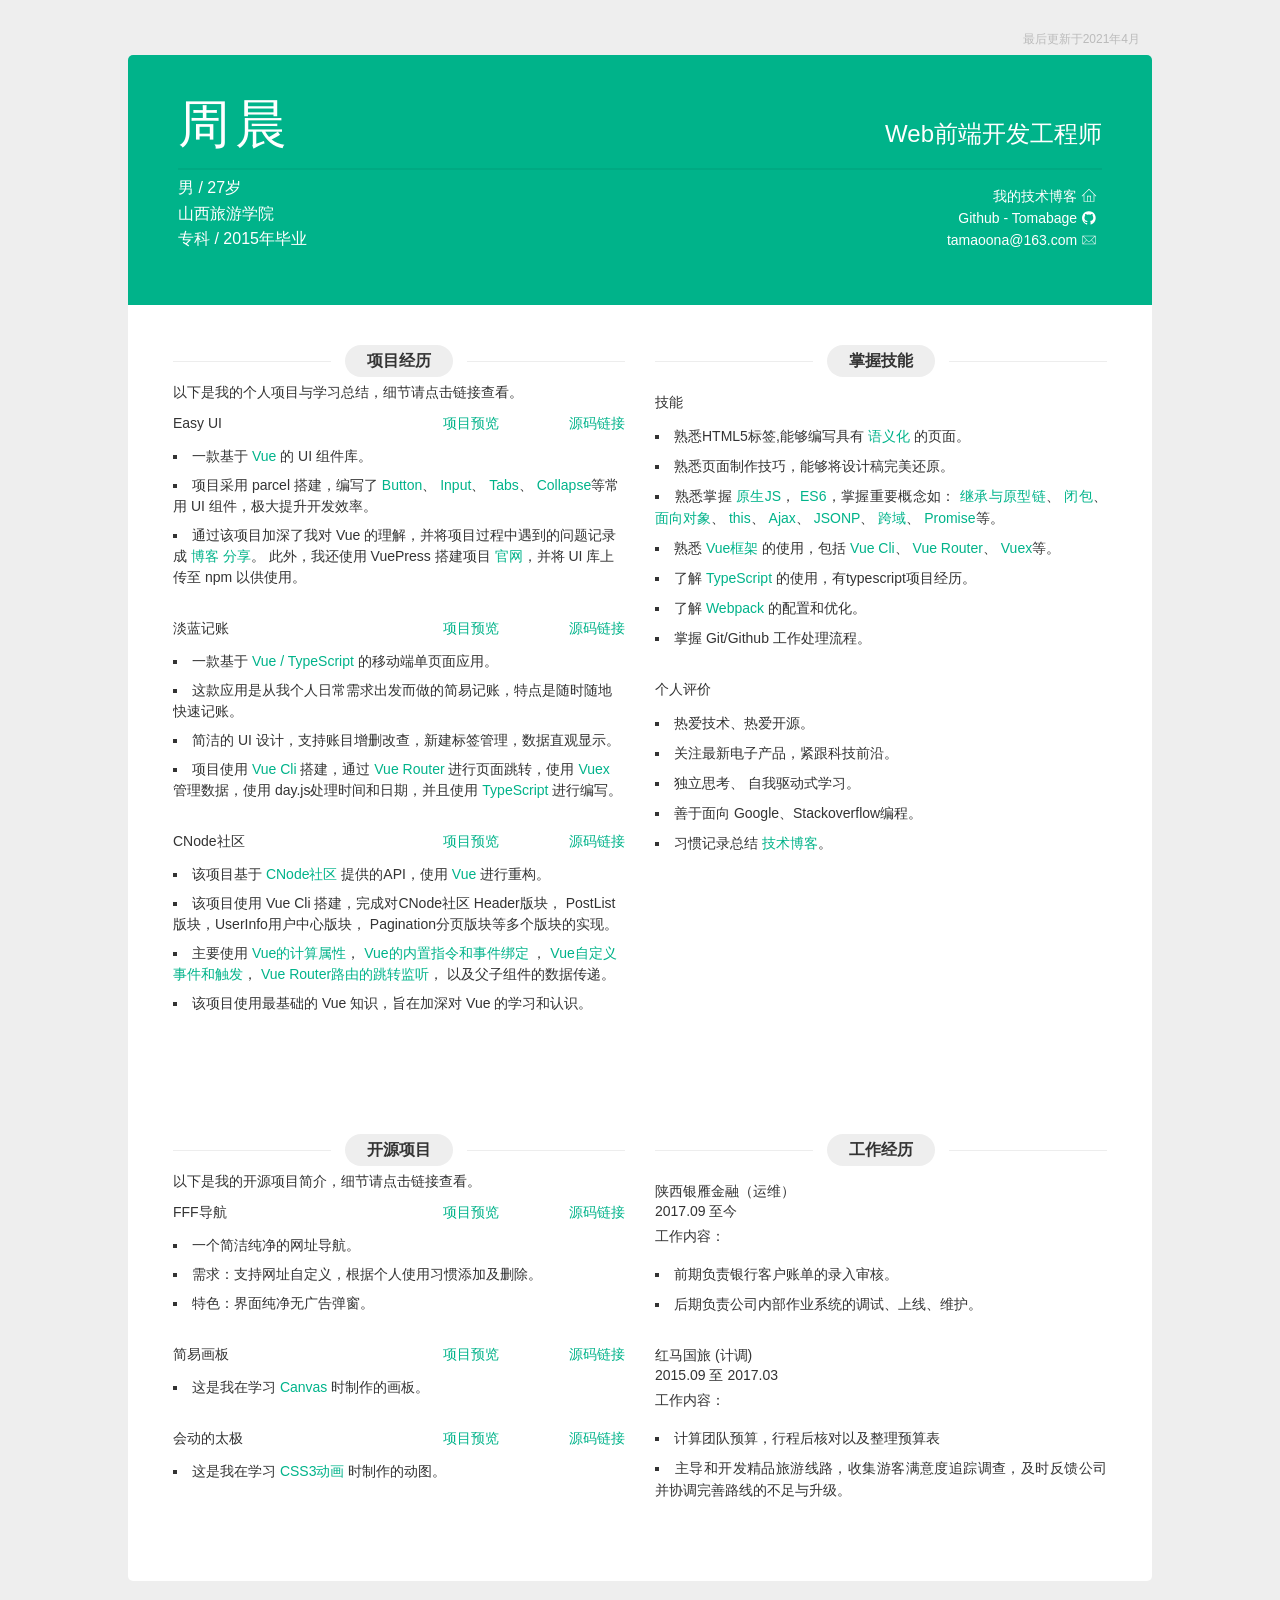
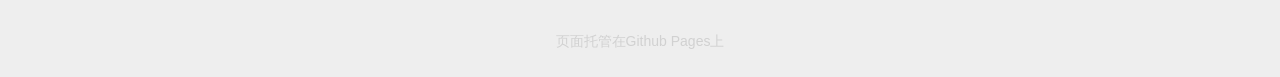
<file: docs/index.html>
<!DOCTYPE html>
<html>
<head>
  <meta charset="utf-8">
  <meta http-equiv="X-UA-Compatible" content="IE=edge">
  <meta name="viewport" content="width=device-width, initial-scale=1">
  <title>简历 | 周晨</title>
  <style
    rel="stylesheet">a, abbr, acronym, address, applet, article, aside, audio, b, big, blockquote, body, canvas, caption, center, cite, code, dd, del, details, dfn, div, dl, dt, em, embed, fieldset, figcaption, figure, footer, form, h1, h2, h3, h4, h5, h6, header, hgroup, html, i, iframe, img, ins, kbd, label, legend, li, mark, menu, nav, object, ol, output, p, pre, q, ruby, s, samp, section, small, span, strike, strong, sub, summary, sup, table, tbody, td, tfoot, th, thead, time, tr, tt, u, ul, var, video {
    margin: 0;
    padding: 0;
    border: 0;
    font: inherit;
    font-size: 100%;
    vertical-align: baseline
  }

  html {
    line-height: 1
  }

  ol, ul {
    list-style: none
  }

  table {
    border-collapse: collapse;
    border-spacing: 0
  }

  caption, td, th {
    text-align: left;
    font-weight: 400;
    vertical-align: middle
  }

  blockquote, q {
    quotes: none
  }

  blockquote:after, blockquote:before, q:after, q:before {
    content: "";
    content: none
  }

  a img {
    border: none
  }


  {
    display: block
  }
  * {
    -webkit-box-sizing: border-box;
    -moz-box-sizing: border-box;
    box-sizing: border-box;
    user-select: none
  }

  body {
    color: #333;
    font-size: 14px;
    line-height: 1.5;
    font-family: Helvetica Neue, Helvetica, Arial, Microsoft YaHei, sans-serif;
    -webkit-font-smoothing: antialiased;
    -webkit-text-size-adjust: none;
    background-color: #eee;
    overflow: auto;
    padding-top: 5px
  }

  @media screen and (max-width: 1024px) {
    body {
      padding-top: 0
    }
  }

  a {
    text-decoration: none;
    color: #00b38a;
    -webkit-transition: all .2s ease-in-out;
    -moz-transition: all .2s ease-in-out;
    -o-transition: all .2s ease-in-out;
    transition: all .2s ease-in-out
  }

  .last-modified {
    position: absolute;
    top: 30px;
    left: 50%;
    width: 1000px;
    color: #bbb;
    margin-left: -500px;
    font-size: 12px;
    text-align: right
  }

  @media screen and (max-width: 1024px) {
    .last-modified {
      display: none
    }
  }

  @media print {
    .last-modified {
      display: none
    }
  }

  .download-pdf {
    position: absolute;
    top: 30px;
    left: 50%;
    color: #bbb;
    margin-left: -500px;
    font-size: 12px;
    text-align: right
  }

  @media screen and (max-width: 1024px) {
    .download-pdf {
      display: none
    }
  }

  @media print {
    .download-pdf {
      display: none
    }
  }

  .content {
    position: relative;
    width: 1024px;
    margin: 50px auto;
    -webkit-border-radius: 5px;
    -moz-border-radius: 5px;
    -ms-border-radius: 5px;
    -o-border-radius: 5px;
    border-radius: 5px;
    background-color: #fff;
    overflow: hidden
  }

  @media screen and (max-width: 1024px) {
    .content {
      width: 100%;
      margin: 0;
      -webkit-border-radius: 0;
      -moz-border-radius: 0;
      -ms-border-radius: 0;
      -o-border-radius: 0;
      border-radius: 0
    }
  }

  .content-hd {
    width: 100%;
    padding: 30px 50px;
    color: #fff;
    background-color: #00b38a;
    overflow: hidden
  }

  @media screen and (max-width: 720px) {
    .content-hd {
      padding: 25px 30px
    }
  }

  @media print {
    .content-hd {
      color: #000;
      background-color: #fff
    }
  }

  .content-hd .title {
    width: 100%;
    border-bottom: 2px solid #00a982;
    font-size: 52px;
    font-weight: 300;
    overflow: hidden;
    padding-bottom: 5px;
    margin-bottom: 5px
  }

  .content-hd .contact, .content-hd .info, .content-hd .job, .content-hd .name {
    width: 50%
  }

  @media screen and (max-width: 720px) {
    .content-hd .contact, .content-hd .info, .content-hd .job, .content-hd .name {
      width: 100%;
      text-align: center
    }
  }

  .content-hd .name {
    float: left
  }

  .content-hd .name h1 {
    font-family: Lucida Grande, Hiragino Sans GB, Hiragino Sans GB W3, Helvetica Neue, Helvetica, Arial, Microsoft YaHei, sans-serif;
    font-weight: 500;
    letter-spacing: 5px
  }

  @media screen and (max-width: 720px) {
    .content-hd .name h1 {
      letter-spacing: 0;
      line-height: 1.25;
      margin-top: 10px
    }
  }

  .content-hd .name h1 small {
    font-weight: 400;
    letter-spacing: 0;
    font-size: 24px;
    padding-left: 10px
  }

  @media screen and (max-width: 720px) {
    .content-hd .name h1 small {
      display: block;
      padding-left: 0;
      font-size: 20px;
      line-height: 1
    }
  }

  .content-hd .job {
    float: right;
    text-align: right
  }

  @media screen and (max-width: 720px) {
    .content-hd .job {
      text-align: center
    }
  }

  .content-hd .job h2 {
    display: inline-block;
    font-size: 24px
  }

  @media screen and (max-width: 720px) {
    .content-hd .job h2 {
      border-top: 1px solid #00a982;
      margin: 5px auto 0;
      padding: 10px
    }
  }

  .content-hd .info {
    float: left;
    line-height: 1.6;
    font-size: 16px
  }

  .content-hd .contact {
    float: right;
    line-height: 1.6;
    font-size: 16px;
    text-align: right;
    padding-right: 5px
  }

  .content-hd .contact ul {
    margin: 8px 0 4px
  }

  @media screen and (max-width: 720px) {
    .content-hd .contact ul {
      text-align: center;
      margin: 16px 0 0
    }
  }

  .content-hd .contact ul > li {
    height: 22px
  }

  @media screen and (max-width: 720px) {
    .content-hd .contact ul > li {
      display: inline-block
    }
  }

  .content-hd .contact ul > li > a {
    color: #fff;
    font-family: Lucida Grande, Hiragino Sans GB, Hiragino Sans GB W3, Helvetica Neue, Helvetica, Arial, Microsoft YaHei, sans-serif;
    font-size: 14px;
    line-height: 22px
  }

  @media print {
    .content-hd .contact ul > li > a {
      color: #000
    }
  }

  .content-hd .contact ul > li > a:hover {
    color: #e8e8e8
  }

  @media screen and (max-width: 720px) {
    .content-hd .contact ul > li > a .contact-link {
      display: none
    }
  }

  .content-hd .contact ul > li > a .iconfont {
    fill: #fff;
    vertical-align: text-top
  }

  @media screen and (max-width: 720px) {
    .content-hd .contact ul > li > a .iconfont {
      margin: 5px 8px
    }
  }

  .content-bd {
    width: 100%;
    min-height: 200px;
    padding: 20px 30px 50px;
    overflow: hidden
  }

  @media screen and (max-width: 720px) {
    .content-bd {
      padding: 20px 20px 50px
    }
  }

  .content-bd .content-left, .content-bd .content-right {
    width: 50%
  }

  @media screen and (max-width: 1024px) {
    .content-bd .content-left, .content-bd .content-right {
      width: 100%
    }
  }

  .content-bd .content-left {
    float: left
  }

  .content-bd .content-right {
    float: right
  }

  .content-bd section {
    overflow: hidden;
    padding: 10px 15px
  }

  .content-bd .section-hd {
    position: relative;
    height: 32px;
    margin: 10px auto 5px;
    overflow: hidden
  }

  .content-bd .section-bd {
    overflow: hidden
  }

  .content-bd .section-bd ul li {
    margin-top: 8px;
    list-style: square inside
  }

  .content-bd .section-bd .item {
    margin-bottom: 20px
  }

  .content-bd .section-title-l, .content-bd .section-title-r {
    position: absolute;
    top: 50%;
    display: inline-block;
    width: 35%;
    height: 0;
    vertical-align: middle;
    border-top: 1px solid #ededed
  }

  .content-bd .section-title-l {
    left: 0
  }

  .content-bd .section-title-r {
    right: 0
  }

  .content-bd .section-title {
    position: relative;
    z-index: 1;
    width: 24%;
    min-width: 100px;
    margin: 0 auto;
    padding: 4px 10px;
    -webkit-border-radius: 32px;
    -moz-border-radius: 32px;
    -ms-border-radius: 32px;
    -o-border-radius: 32px;
    border-radius: 32px;
    font-size: 16px;
    font-weight: 700;
    text-align: center;
    background-color: #eee
  }

  .content-bd .section-list {
    padding: 10px 0 5px
  }

  .content-bd .item-hd {
    position: relative;
    padding: 10px 0 5px;
    line-height: 20px;
    overflow: hidden;
    font-weight: 500;
    min-height: 30px
  }

  .content-bd .item-hd .item-time {
    display: inline-block;
    float: left;
    width: 25%
  }

  @media screen and (max-width: 720px) {
    .content-bd .item-hd .item-time {
      width: 100%;
      margin-bottom: 5px
    }
  }

  .content-bd .item-hd .preview {
    display: inline-block;
    height: 24px;
    position: absolute;
    right: 126px;
    top: 10px
  }

  .content-bd .item-hd .item-more {
    position: absolute;
    top: 10px;
    right: 0
  }

  .content-bd .item-hd .item-name {
    float: left
  }

  .content-bd .item-bd {
    margin-bottom: 5px
  }

  .content-bd .item-des {
    margin-bottom: 16px
  }

  .content-bd .section-content {
    text-align: justify;
    word-break: break-all;
    line-height: 22px
  }

  .content-bd .section-content em {
    display: inline-block;
    font-family: Menlo, Helvetica Neue, Helvetica, Arial, Microsoft YaHei, sans-serif;
    font-size: 12px;
    line-height: 14px;
    border: 1px solid #d1d1d1;
    -webkit-border-radius: 3px;
    -moz-border-radius: 3px;
    -ms-border-radius: 3px;
    -o-border-radius: 3px;
    border-radius: 3px;
    margin: 2px;
    padding: 0 3px;
    background-color: #f7f7f7
  }

  .content-bd .section-content strong {
    font-family: Helvetica Neue, Helvetica, Arial, Microsoft YaHei, sans-serif;
    font-size: 12px;
    line-height: 14px;
    border: 1px solid #f3f3f3;
    -webkit-border-radius: 3px;
    -moz-border-radius: 3px;
    -ms-border-radius: 3px;
    -o-border-radius: 3px;
    border-radius: 3px;
    font-weight: 500;
    color: #444;
    margin: 2px;
    padding: 0 3px;
    background-color: #f6f6f6
  }

  .content-bd .practice .item-time {
    width: 100%
  }

  .btn {
    display: inline-block;
    padding: 0 5px;
    border: 1px solid #00b38a;
    border-radius: 3px;
    color: #00b38a;
    font-family: Menlo, Helvetica Neue, Helvetica, Arial, Microsoft YaHei, sans-serif;
    font-size: 14px;
    line-height: 18px;
    text-align: center
  }

  .btn:hover {
    color: #fff;
    background-color: #00b38a
  }

  .github-footer {
    text-align: center
  }

  .github-footer .footer-link {
    display: inline-block;
    color: #d1d1d1;
    margin-bottom: 25px
  }

  @media screen and (max-width: 1024px) {
    .github-footer .footer-link {
      margin-top: 25px
    }
  }

  @media print {
    .github-footer {
      display: none
    }
  }

  .skill {
    width: 100%;
    padding: 0 !important
  }

  .source-code {
    display: inline-block;
    height: 24px;
    position: absolute;
    right: 0;
    top: 10px
  }

  .source-code svg {
    width: 100%;
    height: 100%
  }</style>
  <base target="_blank">
</head>
<body>
<p class="last-modified">最后更新于2021年4月</p>


<main class="content">

  <!--基本信息-->
  <header class="content-hd">
    <section class="title">
      <div class="name">
        <h1>周晨</h1>
      </div>
      <div class="job">
        <h2>Web前端开发工程师</h2>
      </div>
    </section>
    <section class="info">
      <ul>
        <li>男 / 27岁</li>
        <li>山西旅游学院</li>
        <li>专科 / 2015年毕业</li>
      </ul>
    </section>
    <section class="contact">
      <ul>
        <li>
          <a href="https://www.yuque.com/doyouknowwhattimeitis">
            <span class="contact-link">我的技术博客</span>
            <span class="iconfont">
              <svg width="16px" height="16px" viewBox="0 0 1024 1024">
              <path
                d="M512 42.581333l-469.333333 469.333333 31.146667 31.146667L170.666667 446.250667l0 438.186667 682.666667 0L853.333333 446.208l96.853333 96.896 31.146667-31.146667L512 42.581333zM426.666667 841.770667l0-298.666667 170.666667 0 0 298.666667L426.666667 841.770667zM810.666667 841.770667l-170.666667 0 0-341.333333L384 500.437333l0 341.333333L213.333333 841.770667 213.333333 403.584l298.666667-298.666667 298.666667 298.666667L810.666667 841.770667z"></path>
              </svg>
            </span>
          </a>
        </li>
        <li>
          <a href="https://github.com/Tomabage">
            <span class="contact-link">Github - Tomabage</span>
            <span class="iconfont">
              <svg width="16px" height="16px" viewBox="0 0 1024 1024">
                <path
                  d="M941.714 512q0 143.433-83.712 258.011t-216.283 158.574q-15.433 2.853-22.565-3.986t-7.131-17.152v-120.576q0-55.442-29.696-81.152 32.585-3.438 58.587-10.277t53.723-22.272 46.299-37.998 30.281-60.014 11.703-86.016q0-69.157-45.129-117.723 21.138-52.005-4.571-116.553-16.018-5.157-46.299 6.29t-52.553 25.161l-21.723 13.714q-53.138-14.848-109.714-14.848t-109.714 14.848q-9.143-6.29-24.283-15.433t-47.726-22.016-49.152-7.717q-25.161 64.585-3.986 116.553-45.129 48.567-45.129 117.723 0 48.567 11.703 85.723t29.989 60.014 46.007 38.29 53.723 22.272 58.587 10.277q-22.857 20.553-28.014 58.843-11.995 5.705-25.71 8.558t-32.585 2.853-37.413-12.288-31.707-35.73q-10.862-18.286-27.721-29.696t-28.27-13.714l-11.447-1.719q-11.995 0-16.567 2.56t-2.853 6.583 5.157 8.009 7.424 6.839l3.986 2.853q12.581 5.705 24.869 21.723t17.993 29.147l5.705 13.129q7.424 21.723 25.161 35.145t38.29 17.152 39.717 3.986 31.707-2.011l13.129-2.304q0 21.723 0.293 50.871t0.293 30.866q0 10.277-7.424 17.152t-22.857 3.986q-132.571-43.995-216.283-158.574t-83.712-258.011q0-119.442 58.843-220.27t159.707-159.707 220.27-58.843 220.27 58.843 159.707 159.707 58.843 220.27z"></path>
              </svg>
            </span>
          </a>
        </li>
        <li>
          <a href="mailto:tamaoona@163.com">
            <span class="contact-link">tamaoona@163.com</span>
            <span class="iconfont">
              <svg width="16px" height="16px" viewBox="0 0 1024 1024">
                <path
                  d="M903.808 239.04l-818.304 0 0 545.92 852.992 0 0-545.92-34.688 0zM869.664 273.152l-329.536 329.536c-15.04 15.04-41.248 15.04-56.288 0l-329.6-329.536 715.392 0zM119.616 286.752l221.536 221.504-221.536 221.536 0-443.072zM146.848 750.848l218.464-218.432 94.432 94.4c13.952 13.952 32.512 21.664 52.256 21.664s38.304-7.712 52.256-21.664l94.432-94.432 218.432 218.432-730.304 0zM904.384 729.824l-221.536-221.568 221.536-221.568 0 443.136z"></path>
              </svg>
            </span>
          </a>
        </li>
        <li>

        </li>
      </ul>
    </section>
  </header>

  <div class="content-bd">

    <div class="content-right">
      <section class="practice">
        <header class="section-hd">
          <span class="section-title-l"></span>
          <h2 class="section-title">掌握技能</h2>
          <span class="section-title-r"></span>
        </header>
        <div class="section-bd">

          <!--掌握技能-->
          <div class="item">
            <header class="item-hd">
              <h3 class="item-name">技能</h3>
            </header>
            <div class="item-bd">
              <ul class="section-content">
                <li>熟悉HTML5标签,能够编写具有
                  <a
                    href="https://developer.mozilla.org/zh-CN/docs/Glossary/Semantics#html_%E4%B8%AD%E7%9A%84%E8%AF%AD%E4%B9%89">语义化</a>
                  的页面。
                </li>
                <li>熟悉页面制作技巧，能够将设计稿完美还原。</li>
                <li>熟悉掌握
                  <a href="https://developer.mozilla.org/zh-CN/docs/Web/JavaScript">原生JS</a>，
                  <a href="https://es6.ruanyifeng.com/">ES6</a>，掌握重要概念如：
                  <a href="https://developer.mozilla.org/zh-CN/docs/Web/JavaScript/Inheritance_and_the_prototype_chain">继承与原型链</a>、
                  <a href="https://developer.mozilla.org/zh-CN/docs/Web/JavaScript/Closures">闭包</a>、
                  <a href="https://developer.mozilla.org/zh-CN/docs/conflicting/Learn/JavaScript/Objects">面向对象</a>、
                  <a href="https://developer.mozilla.org/zh-CN/docs/Web/JavaScript/Reference/Operators/this">this</a>、
                  <a href="https://developer.mozilla.org/zh-CN/docs/Web/Guide/AJAX">Ajax</a>、
                  <a
                    href="https://developer.mozilla.org/zh-CN/docs/Web/JavaScript/Reference/Global_Objects/JSON">JSONP</a>、
                  <a href="https://developer.mozilla.org/zh-CN/docs/Web/HTTP/CORS">跨域</a>、
                  <a href="https://developer.mozilla.org/zh-CN/docs/Web/JavaScript/Reference/Global_Objects/Promise">Promise</a>等。
                </li>
                <li>熟悉
                  <a href="https://cn.vuejs.org/v2/guide/">Vue框架</a> 的使用，包括
                  <a href="https://cli.vuejs.org/zh/">Vue Cli</a>、
                  <a href="https://router.vuejs.org/zh/">Vue Router</a>、
                  <a href="https://vuex.vuejs.org/zh/">Vuex</a>等。
                </li>
                <li>
                  了解 <a href="https://www.typescriptlang.org/zh/">TypeScript</a> 的使用，有typescript项目经历。
                </li>
                <li>
                  了解 <a href="https://webpack.docschina.org/">Webpack</a> 的配置和优化。
                </li>
                <li>掌握 Git/Github 工作处理流程。</li>
              </ul>
            </div>
          </div>
          <div class="item">
            <header class="item-hd">
              <h3 class="item-name">个人评价</h3>
            </header>
            <div class="item-bd">
              <ul class="section-content">
                <li>热爱技术、热爱开源。</li>
                <li>关注最新电子产品，紧跟科技前沿。</li>
                <li>独立思考、 自我驱动式学习。</li>
                <li>善于面向 Google、Stackoverflow编程。</li>
                <li>习惯记录总结
                  <a href="https://www.yuque.com/doyouknowwhattimeitis">技术博客</a>。
                </li>
              </ul>
            </div>
          </div>
        </div>
      </section>
    </div>

    <div class="content-left">
      <section class="project">
        <header class="section-hd">
          <span class="section-title-l"></span>
          <h2 class="section-title">项目经历</h2>
          <span class="section-title-r"></span>
        </header>
        <div class="section-bd">
          以下是我的个人项目与学习总结，细节请点击链接查看。

          <!--项目:Easy UI-->
          <div class="item">
            <header class="item-hd">
              <span class="item-time">Easy UI</span>
              <a class="preview" href="https://tomabage.github.io/easy/">项目预览</a>
              <a class="source-code" href="https://github.com/Tomabage/easy">源码链接</a>
            </header>
            <div class="item-bd">
              <ul>
                <li>
                  一款基于 <a href="https://cn.vuejs.org/">Vue</a> 的 UI 组件库。
                </li>
                <li>
                  项目采用 parcel 搭建，编写了
                  <a href="https://tomabage.github.io/easy/components/button.html">Button</a>、
                  <a href="https://tomabage.github.io/easy/components/input.html">Input</a>、
                  <a href="https://tomabage.github.io/easy/components/tabs.html">Tabs</a>、
                  <a href="https://tomabage.github.io/easy/components/collapse.html">Collapse</a>等常用 UI 组件，极大提升开发效率。
                </li>
                <li>
                  通过该项目加深了我对 Vue 的理解，并将项目过程中遇到的问题记录成
                  <a href="https://www.yuque.com/doyouknowwhattimeitis/kxwygo">博客</a>
                  <a href="https://www.yuque.com/doyouknowwhattimeitis/oasddl">分享</a>。
                  此外，我还使用 VuePress 搭建项目
                  <a class="preview" href="https://tomabage.github.io/easy/">官网</a>，并将 UI 库上传至 npm 以供使用。
                </li>
              </ul>
            </div>
          </div>

          <!--项目:淡蓝记账-->
          <div class="item">
            <header class="item-hd">
              <span class="item-time">淡蓝记账</span>
              <a class="preview" href="https://tomabage.github.io/danlan-website/">项目预览</a>
              <a class="source-code" href="https://github.com/Tomabage/danlan">源码链接</a>
            </header>
            <div class="item-bd">
              <ul>
                <li>
                  一款基于 <a href="https://cn.vuejs.org/">Vue /</a>

                  <a href="https://www.typescriptlang.org/">TypeScript</a> 的移动端单页面应用。
                </li>
                <li>这款应用是从我个人日常需求出发而做的简易记账，特点是随时随地快速记账。</li>
                <li>简洁的 UI 设计，支持账目增删改查，新建标签管理，数据直观显示。</li>
                <li>
                  项目使用
                  <a href="https://cli.vuejs.org/zh/">Vue Cli</a> 搭建，通过
                  <a href="https://router.vuejs.org/zh/">Vue Router</a> 进行页面跳转，使用
                  <a href="https://vuex.vuejs.org/zh/">Vuex</a> 管理数据，使用 day.js处理时间和日期，并且使用
                  <a href="https://www.typescriptlang.org/">TypeScript</a> 进行编写。
                </li>
              </ul>
            </div>
          </div>

          <!--项目:CNode-->
          <div class="item">
            <header class="item-hd">
              <span class="item-time">CNode社区</span>
              <a class="preview" href="https://tomabage.github.io/cnode/dist/index.html#/">项目预览</a>
              <a class="source-code" href="https://github.com/Tomabage/cnode">源码链接</a>
            </header>
            <div class="item-bd">
              <ul>
                <li>该项目基于
                  <a href="https://cnodejs.org/">CNode社区</a>
                  提供的API，使用
                  <a href="https://cn.vuejs.org/">Vue</a>
                  进行重构。
                </li>
                <li>该项目使用 Vue Cli 搭建，完成对CNode社区 Header版块， PostList版块，UserInfo用户中心版块， Pagination分页版块等多个版块的实现。</li>
                <li>主要使用
                  <a
                    href="https://cn.vuejs.org/v2/guide/computed.html#%E8%AE%A1%E7%AE%97%E5%B1%9E%E6%80%A7">Vue的计算属性</a>，
                  <a href="https://cn.vuejs.org/v2/api/#%E6%8C%87%E4%BB%A4">Vue的内置指令和事件绑定</a>
                  ，
                  <a href="https://cn.vuejs.org/v2/guide/components-custom-events.html#ad">Vue自定义事件和触发</a>，
                  <a href="https://router.vuejs.org/zh/">Vue Router路由的跳转监听</a>， 以及父子组件的数据传递。
                </li>
                <li>该项目使用最基础的 Vue 知识，旨在加深对 Vue 的学习和认识。</li>
              </ul>
            </div>
          </div>

        </div>
      </section>
    </div>

  </div>
  <div class="content-bd">

    <div class="content-left">
      <section class="project">
        <header class="section-hd">
          <span class="section-title-l"></span>
          <h2 class="section-title">开源项目</h2>
          <span class="section-title-r"></span>
        </header>
        <div class="section-bd">
          以下是我的开源项目简介，细节请点击链接查看。

          <div class="item">
            <header class="item-hd">
              <span class="item-time">FFF导航</span>
              <a class="preview" href="https://tomabage.github.io/FFF-nav-1/dist/index.html">项目预览</a>
              <a class="source-code" href="https://github.com/Tomabage/FFF-nav-1">源码链接</a>
            </header>
            <div class="item-bd">
              <ul>
                <li>一个简洁纯净的网址导航。</li>
                <li>需求：支持网址自定义，根据个人使用习惯添加及删除。</li>
                <li>特色：界面纯净无广告弹窗。</li>
              </ul>
            </div>
          </div>

          <div class="item">
            <header class="item-hd">
              <span class="item-time">简易画板</span>
              <a class="preview" href="https://tomabage.github.io/canvas-demo-01/index.html">项目预览</a>
              <a class="source-code" href="https://github.com/Tomabage/canvas-demo-01">源码链接</a>
            </header>
            <div class="item-bd">
              <ul>
                <li>
                  这是我在学习
                  <a href="https://developer.mozilla.org/zh-CN/docs/Web/API/Canvas_API">Canvas</a> 时制作的画板。
                </li>
              </ul>
            </div>
          </div>

          <div class="item">
            <header class="item-hd">
              <span class="item-time">会动的太极</span>
              <a class="preview" href="https://tomabage.github.io/Taiji/src/index.html">项目预览</a>
              <a class="source-code" href="https://github.com/Tomabage/Taiji">源码链接</a>
            </header>
            <div class="item-bd">
              <ul>
                <li>这是我在学习
                  <a
                    href="https://developer.mozilla.org/zh-CN/docs/Web/CSS/CSS_Animations/Using_CSS_animations">CSS3动画</a>
                  时制作的动图。
                </li>
              </ul>
            </div>
          </div>

        </div>
      </section>
    </div>
    <div class="content-right">
      <section class="practice">
        <header class="section-hd">
          <span class="section-title-l"></span>
          <h2 class="section-title">工作经历</h2>
          <span class="section-title-r"></span>
        </header>
        <div class="section-bd">

          <!--经历:工作-->
          <div class="item">
            <header class="item-hd">
              <h3 class="item-name">陕西银雁金融（运维）</h3>
              <span class="item-time">2017.09 至今</span>
            </header>
            <div class="item-bd">
              <p class="item-des">工作内容：</p>
              <ul class="section-content">
                <li>前期负责银行客户账单的录入审核。</li>
                <li>后期负责公司内部作业系统的调试、上线、维护。</li>
              </ul>
            </div>
          </div>
          <div class="item">
            <header class="item-hd">
              <h3 class="item-name">红马国旅 (计调)</h3>
              <span class="item-time">2015.09 至 2017.03</span>

            </header>
            <div class="item-bd">
              <p class="item-des">工作内容：</p>
              <ul class="section-content">
                <li>计算团队预算，行程后核对以及整理预算表</li>
                <li>主导和开发精品旅游线路，收集游客满意度追踪调查，及时反馈公司并协调完善路线的不足与升级。</li>
              </ul>
            </div>
          </div>
        </div>
      </section>
    </div>


  </div>
</main>

<footer class="github-footer">
  <a class="footer-link" href="https://github.com/Tomabage/resume">页面托管在Github Pages上</a>
</footer>


</body>
</html>
</file>
